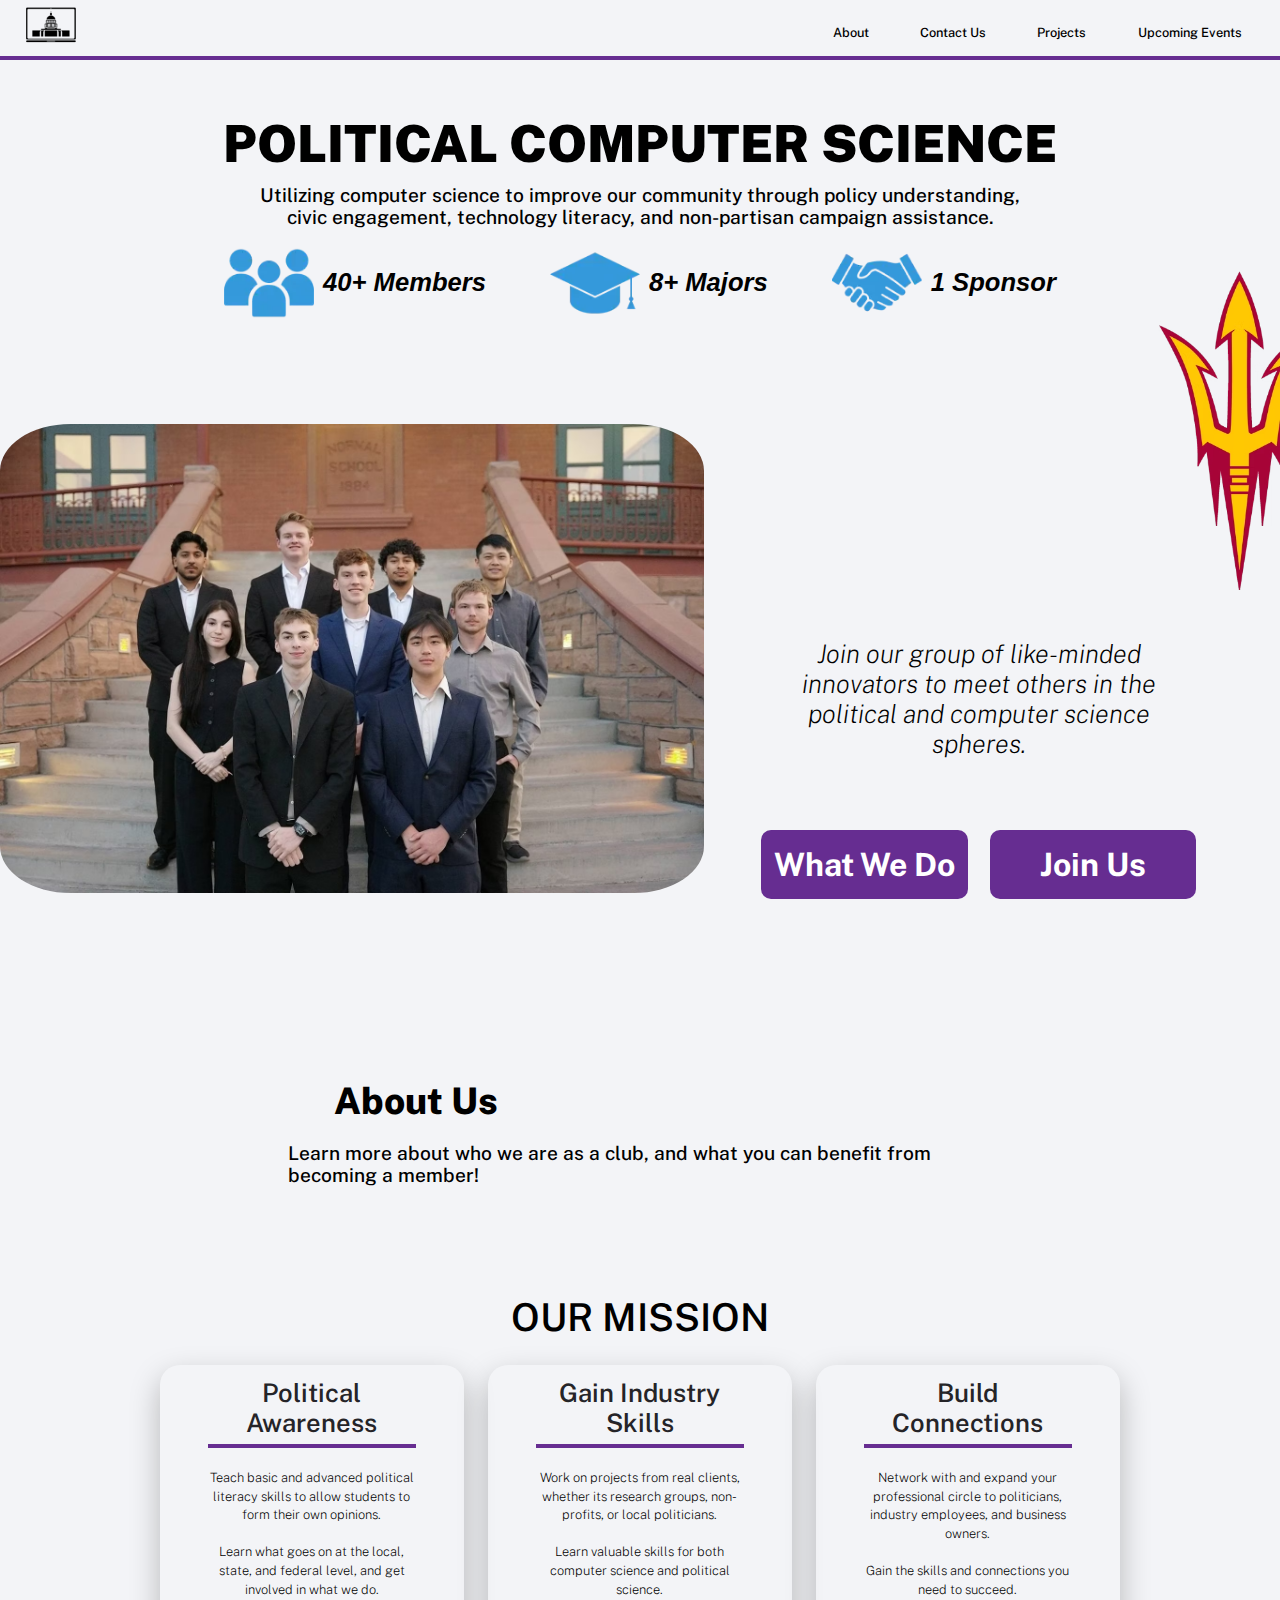
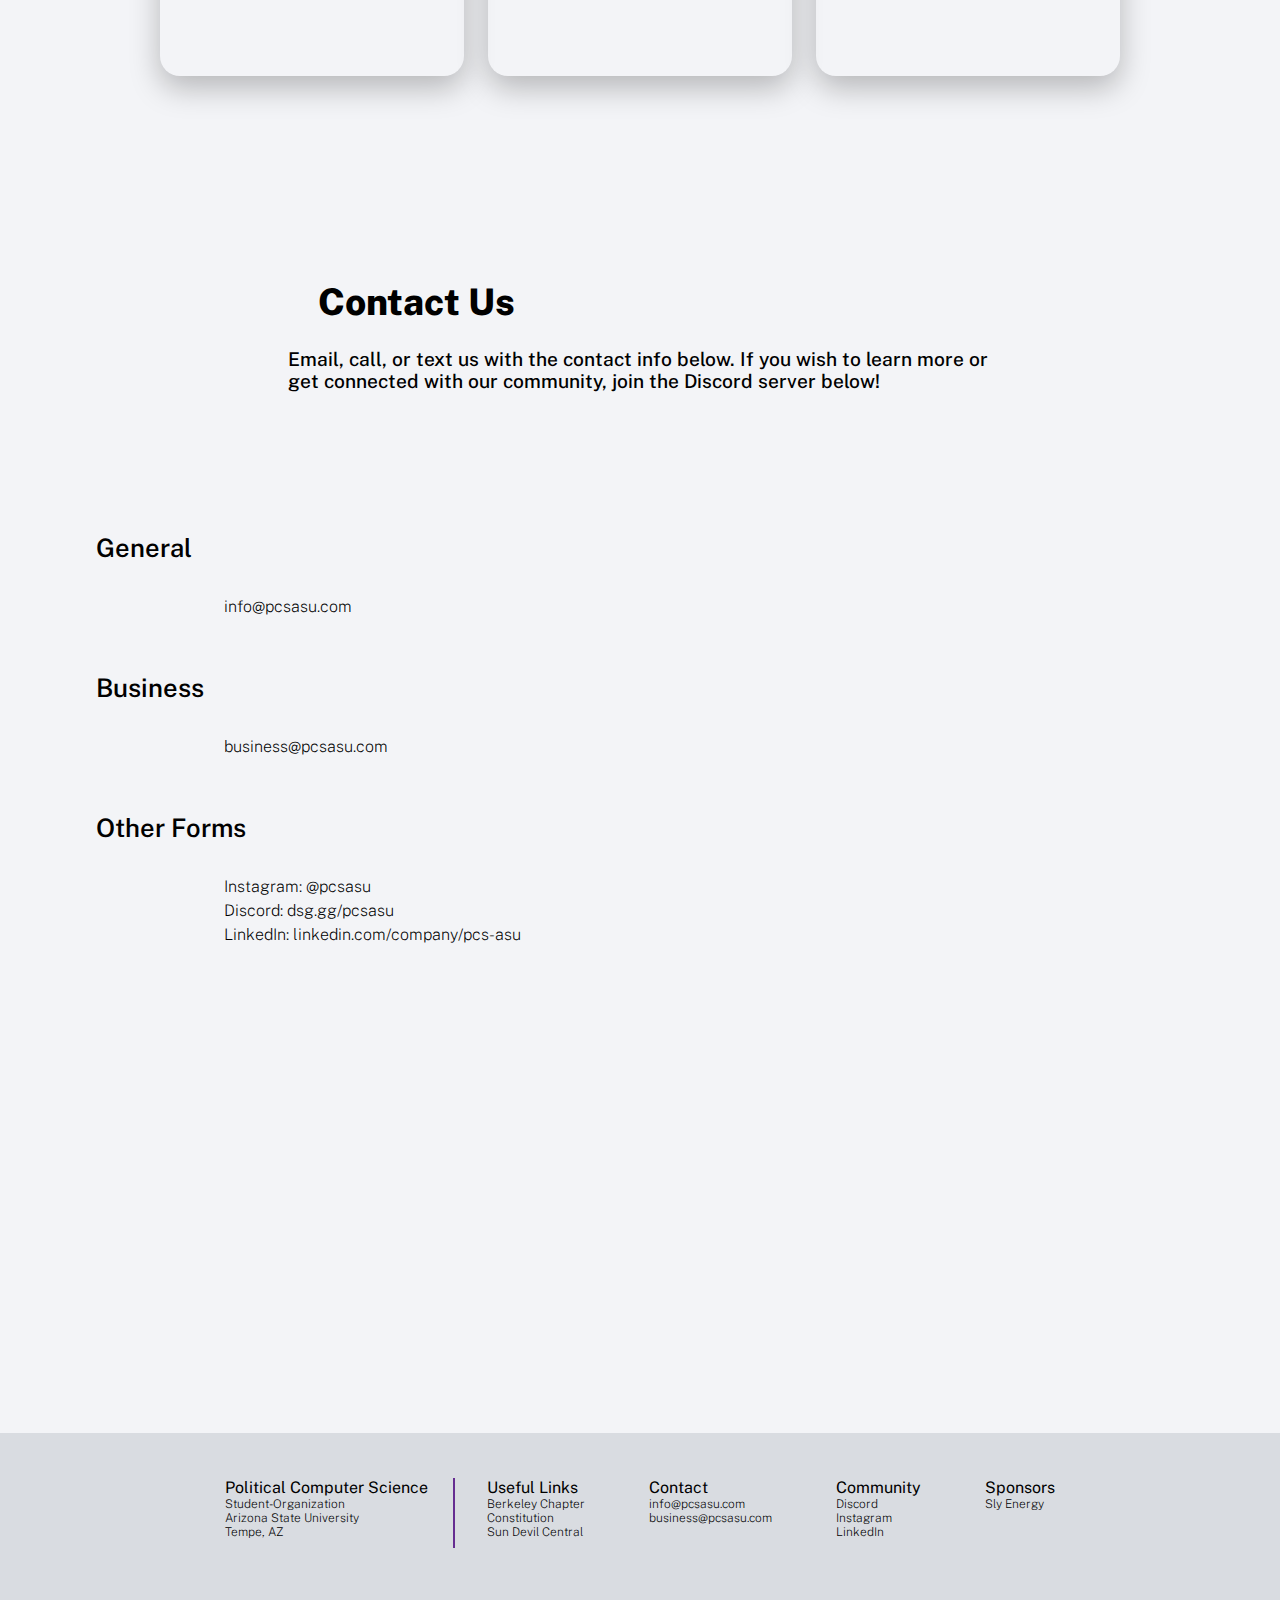
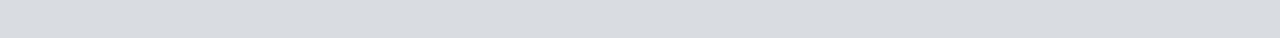
<file: index.html>
<!doctype html>
<html lang="en">
  <head>
    <meta charset="UTF-8" />
    <meta name="viewport" content="width=device-width, initial-scale=1.0" />
    <link rel="icon" type="image/png" href="/images/PCSIcon64x.webp" />
    <title>Political Computer Science</title>
    <link rel="stylesheet" href="/styling.css" />
    <link rel="preconnect" href="https://fonts.googleapis.com" />
    <link rel="preconnect" href="https://fonts.gstatic.com" crossorigin />
    <link
      href="https://fonts.googleapis.com/css2?family=Public+Sans:ital,wght@0,100..900;1,100..900&display=swap"
      rel="stylesheet"
    />
  </head>
  <body>
    <nav>
      <div class="nav_bar">
        <div class="logo_container">
          <a class="logo_icon" href="/#"
            ><img src="/images/PCSIcon150x.webp" alt="PCS Logo"
          /></a>
        </div>
        <div class="inner_nav_bar navigation">
          <ul>
            <li><a href="/#About-Us">About</a></li>
            <li><a href="/#Contact-Us">Contact Us</a></li>
            <li><a href="/html/projects.html">Projects</a></li>
            <li><a href="/#Upcoming-Events">Upcoming Events</a></li>
          </ul>
        </div>
      </div>
    </nav>
    <section class="nav_bar_filler"></section>
    <section class="landing page">
      <div class="landing_header centered">
        <header class="header centered">
          <h1>POLITICAL COMPUTER SCIENCE</h1>
        </header>
        <div class="subheader">
          <header>
            <h2>
              Utilizing computer science to improve our community through policy
              understanding, civic engagement, technology literacy, and
              non-partisan campaign assistance.
            </h2>
          </header>
        </div>
      </div>
      <div class="landing_achievements centered left_to_right">
        <div class="achievement left_to_right">
          <img
            class="achievement_icon"
            src="/images/MembersIcon.webp"
            alt="Icon of people"
          />
          <p class="achievement_text">40+ Members</p>
        </div>
        <div class="achievement left_to_right">
          <img
            class="achievement_icon"
            src="/images/GraduationCapIcon.webp"
            alt="Icon of a graduation cap"
          />
          <p class="achievement_text">8+ Majors</p>
        </div>
        <div class="achievement left_to_right">
          <img
            class="achievement_icon"
            src="/images/SponsorsIcon.webp"
            alt="icon of a handshake"
          />
          <p class="achievement_text">1 Sponsor</p>
        </div>
      </div>
      <div class="landing_main left_to_right">
        <picture class="landing_group_photo">
          <source
            type="image/avif"
            sizes="(max-width: 768px) 100vw, 90vw"
            srcset="
              ./images/hero_1500.avif 1500w,
              ./images/hero_1000.avif 1000w,
              ./images/hero_750.avif   750w
            "
          />
          <source
            type="image/webp"
            sizes="(max-width: 768px) 100vw, 90vw"
            srcset="
              ./images/hero_1500.webp 1500w,
              ./images/hero_1000.webp 1000w,
              ./images/hero_750.webp   750w
            "
          />
          <img
            class="landing_group_photo"
            src="./images/hero_1500.jpg"
            sizes="(max-width: 768px) 100vw, 90vw;"
            style="aspect-ratio: 1.5"
            fetchpriority="high"
            srcset="
              ./images/hero_1500.jpg 1500w,
              ./images/hero_1000.jpg 1000w,
              ./images/hero_750.jpg   750w
            "
            alt="Group photo of the club officers"
          />
          <link rel="preload" />
        </picture>
        <div class="group_photo_caption">
          <div class="caption_buttons">
            <a class="button" href="/index.html#About-Us">What We Do</a>
            <a
              class="button"
              target="_blank"
              href="https://sundevilcentral.eoss.asu.edu/PCS/club_signup"
              >Join Us</a
            >
          </div>

          <p class="caption_text">
            Join our group of like-minded innovators to meet others in the
            political and computer science spheres.
          </p>
        </div>
      </div>
    </section>
    <section class="about page" id="About-Us">
      <div class="about_header centered">
        <header class="header2 centered">
          <h3>About Us</h3>
        </header>
        <div class="subheader2 left_to_right">
          <header>
            <h4>
              Learn more about who we are as a club, and what you can benefit
              from becoming a member!
            </h4>
          </header>
        </div>
      </div>
      <picture>
        <source
          type="image/avif"
          sizes="(max-width: 768px) 20vw, 10vw;"
          srcset="
            ./images/ASULogo_100.avif 100w,
            ./images/ASULogo_200.avif 200w
          " />
        <img
          class="asu_logo"
          sizes="(max-width: 768px) 20vw, 10vw;"
          style="aspect-ratio: 0.4"
          fetchpriority="auto"
          srcset="./images/ASULogo_100.png 100w, ./images/ASULogo_200.png 200w"
          src="/images/ASULogo_200.png"
          alt="Arizona State University Logo"
      /></picture>

      <div class="about_mission centered">
        <h5>OUR MISSION</h5>
        <div class="mission_statements_container left_to_right">
          <div class="mission_statement shadow centered">
            <h6 class="mission_statement_header">Political Awareness</h6>
            <div class="mission_statement_body">
              <p class="mission_statement_text">
                Teach basic and advanced political literacy skills to allow
                students to form their own opinions. <br /><br />
                Learn what goes on at the local, state, and federal level, and
                get involved in what we do.
              </p>
            </div>
          </div>
          <div class="mission_statement shadow centered">
            <h6 class="mission_statement_header">Gain Industry Skills</h6>
            <div class="mission_statement_body">
              <p class="mission_statement_text">
                Work on projects from real clients, whether its research groups,
                non-profits, or local politicians. <br /><br />
                Learn valuable skills for both computer science and political
                science.
              </p>
            </div>
          </div>
          <div class="mission_statement shadow centered">
            <h6 class="mission_statement_header">Build Connections</h6>
            <div class="mission_statement_body">
              <p class="mission_statement_text">
                Network with and expand your professional circle to politicians,
                industry employees, and business owners. <br /><br />
                Gain the skills and connections you need to succeed.
              </p>
            </div>
          </div>
        </div>
      </div>
    </section>
    <section class="contact page" id="Contact-Us">
      <div class="contact_header centered">
        <header class="header2 centered">
          <h3>Contact Us</h3>
        </header>
        <div class="subheader2 left_to_right">
          <header>
            <h4>
              Email, call, or text us with the contact info below. If you wish
              to learn more or get connected with our community, join the
              Discord server below!
            </h4>
          </header>
        </div>
      </div>
      <div class="contact_main left_to_right">
        <div class="contact_info rows_on_left">
          <div class="contact_slot">
            <p class="contact_subheading">General</p>
            <p class="contact_body">
              <a href="mailto:info@pcsasu.com">info@pcsasu.com</a>
            </p>
          </div>
          <div class="contact_slot">
            <p class="contact_subheading">Business</p>
            <p class="contact_body">
              <a href="mailto:business@pcsasu.com">business@pcsasu.com</a>
            </p>
          </div>
          <div class="contact_slot">
            <p class="contact_subheading">Other Forms</p>
            <p class="contact_body">
              Instagram:
              <a href="https://www.instagram.com/pcsasu/">@pcsasu</a> <br />
              Discord: <a href="http://dsc.gg/pcsasu">dsg.gg/pcsasu</a> <br />
              LinkedIn:
              <a href="https://www.linkedin.com/company/pcs-asu/"
                >linkedin.com/company/pcs-asu</a
              >
            </p>
          </div>
        </div>
        <div class="contact_discord centered">
          <iframe
            class="discord_widget"
            src="https://discord.com/widget?id=1417707555341467750&theme=dark"
            allowtransparency="true"
            frameborder="0"
            sandbox="allow-popups allow-popups-to-escape-sandbox allow-same-origin allow-scripts"
          ></iframe>
        </div>
      </div>
    </section>
    <footer class="">
      <div class="footer_main_row">
        <p class="footer_main_text">Political Computer Science</p>
        <p class="footer_secondary_text">
          Student-Organization <br />
          Arizona State University <br />
          Tempe, AZ
        </p>
      </div>
      <div class="footer_secondary_rows">
        <div class="footer_row2">
          <p class="footer_main_text">Useful Links</p>
          <p class="footer_secondary_text">
            <a href="https://pcs.studentorg.berkeley.edu/">Berkeley Chapter</a>
            <br />
            <a
              href="https://docs.google.com/document/d/1gxvTXm1suYRJrveJ52W6Jhf77oz4tH-I/edit?usp=sharing&ouid=117419362059209928401&rtpof=true&sd=true"
              >Constitution</a
            >
            <br />
            <a href="https://sundevilcentral.eoss.asu.edu/PCS/club_signup"
              >Sun Devil Central</a
            >
          </p>
        </div>
        <div>
          <p class="footer_main_text">Contact</p>
          <p class="footer_secondary_text">
            info@pcsasu.com
            <br />
            business@pcsasu.com
          </p>
        </div>
        <div>
          <p class="footer_main_text">Community</p>
          <p class="footer_secondary_text">
            <a href="https://dsc.gg/pcsasu">Discord</a>
            <br />
            <a href="https://www.instagram.com/pcsasu/">Instagram</a>
            <br />
            <a href="https://www.linkedin.com/company/pcs-asu/">LinkedIn</a>
          </p>
        </div>
        <div>
          <p class="footer_main_text">Sponsors</p>
          <p class="footer_secondary_text">
            <a href="https://drinkonthesly.com/">Sly Energy</a>
          </p>
        </div>
      </div>
    </footer>
  </body>
</html>
</file>
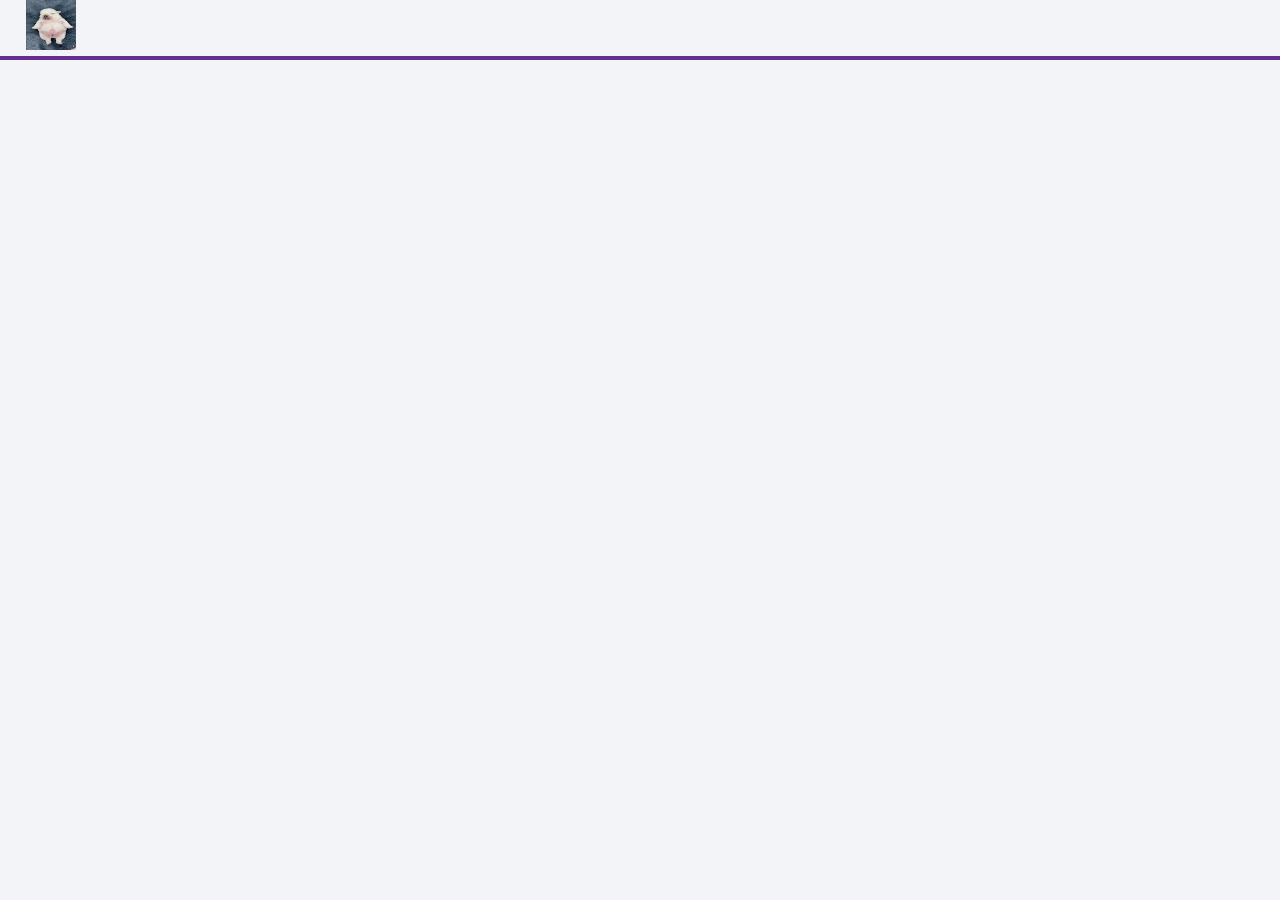
<file: pages/index.html>
<!DOCTYPE html>
<html lang="en">
  <head>
    <meta charset="UTF-8" />
    <meta name="viewport" content="width=device-width, initial-scale=1.0" />
    <title>Political Computer Science</title>
    <link rel="stylesheet" href="../styling.css" />
    <link rel="icon" href="../images/" />
    <!---fonts below-->
    <link rel="preconnect" href="https://fonts.googleapis.com" />
    <link rel="preconnect" href="https://fonts.gstatic.com" crossorigin />
    <link
      href="https://fonts.googleapis.com/css2?family=Mona+Sans:ital,wght@0,200..900;1,200..900&display=swap"
      rel="stylesheet"
    />
  </head>
  <body>
    <nav>
      <div class="nav_bar">
        <div class="logo_nest">
          <a class="logo_icon" href="./index.html"
            ><img
              class="logo_icon"
              src="../images/c8a6b40052b20e30b63dafd6a904b8da.jpg"
              alt="logo"
          /></a>
        </div>
      </div>
    </nav>
  </body>
</html>
</file>
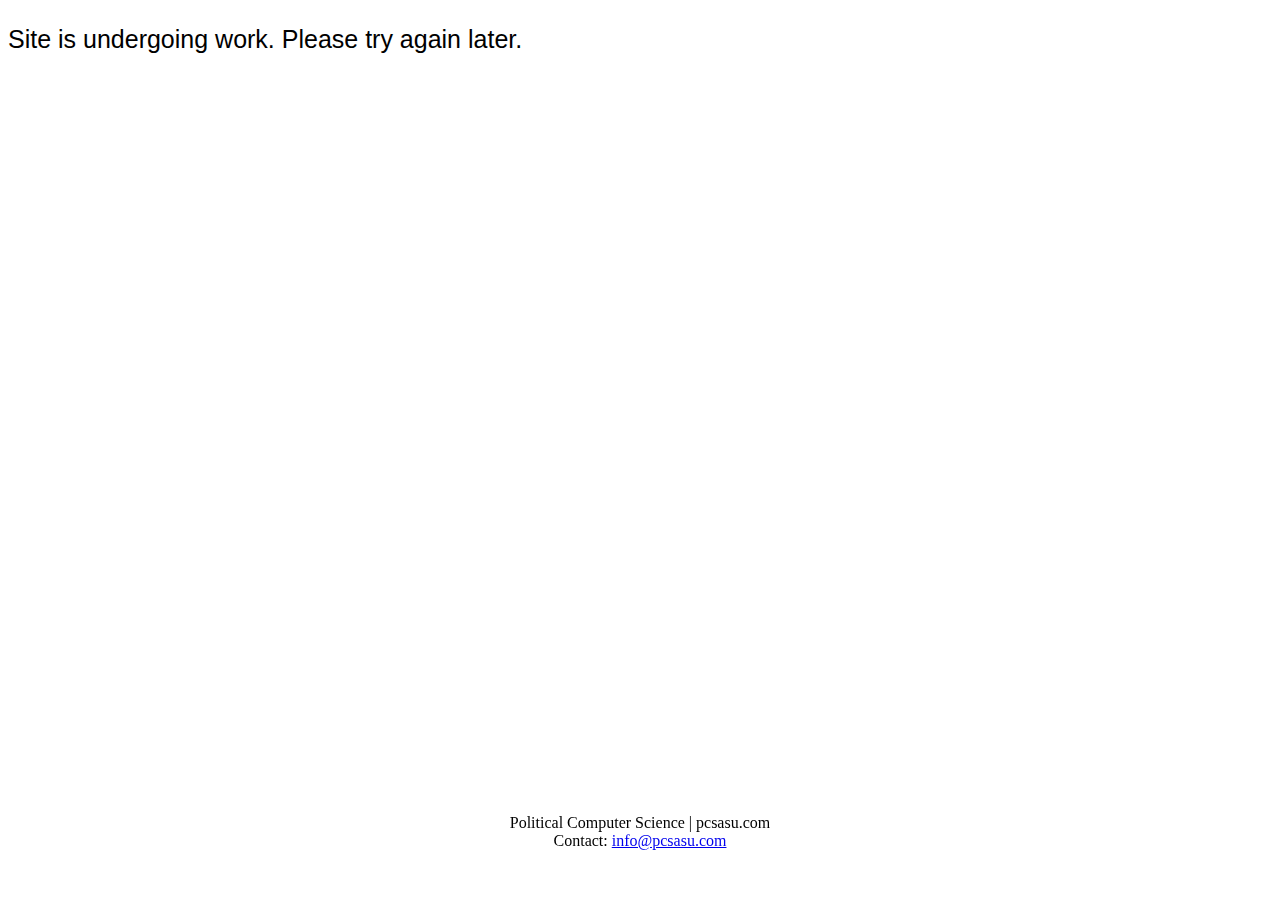
<file: html/comingsoon.html>
<!DOCTYPE html>
<html lang="en">
  <head>
    <meta charset="UTF-8" />
    <meta name="viewport" content="width=device-width, initial-scale=1.0" />
    <title>Coming soon...</title>
  </head>
  <body>
    <p style="font-family: Mona Sans, sans-serif; font-size: 25px">
      Site is undergoing work. Please try again later.
    </p>
    <footer
      style="
        position: fixed;
        bottom: 50px;
        right: 50%;
        text-align: center;
        transform: translateX(50%);
      "
    >
      Political Computer Science | pcsasu.com <br />
      Contact: <a href="mailto:info@pcsasu.com">info@pcsasu.com</a>
    </footer>
  </body>
</html>
</file>
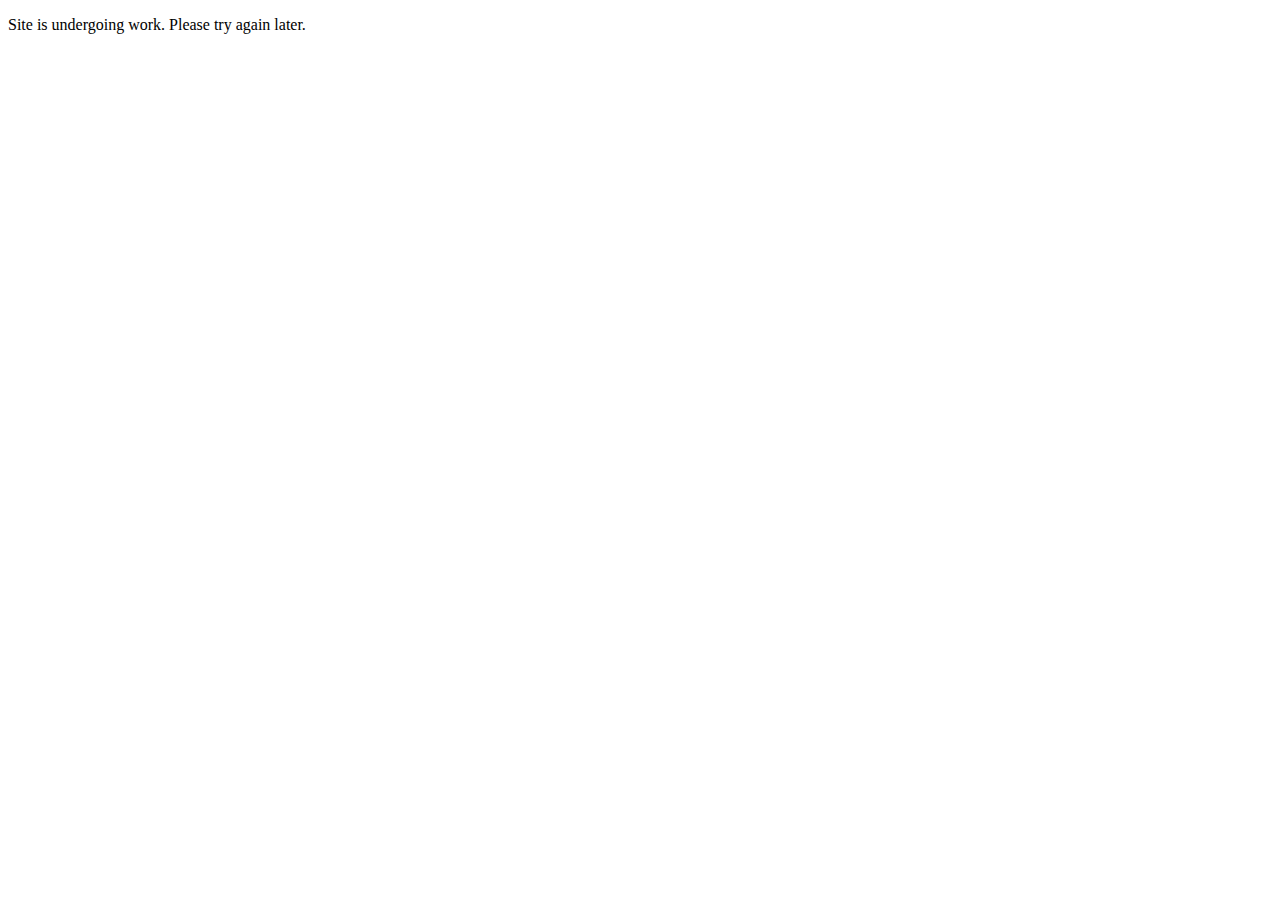
<file: pages/wip.html>
<!DOCTYPE html>
<html lang="en">
  <head>
    <meta charset="UTF-8" />
    <meta name="viewport" content="width=device-width, initial-scale=1.0" />
    <title>Coming soon...</title>
  </head>
  <body>
    <p>Site is undergoing work. Please try again later.</p>
  </body>
</html>
</file>
<file: styling.css>
:root {
  --primary-color: rgb(102, 45, 145);
  --bg-color: rgb(243, 244, 247);
  --darker-bg-color: rgb(217, 220, 225);
  --black: rgb(0, 0, 0);
  --less-black: rgb(37, 36, 40);
}

* {
  margin: 0;
  padding: 0;
  list-style: none;
  text-decoration: none;
}

button a {
  color: var(--bg-color);
}

a {
  color: var(--black);
}

body,
header,
footer {
  font-family: "Public Sans", sans-serif;
  font-optical-sizing: auto;
  font-style: normal;
  background-color: var(--bg-color);
}

body {
  font-weight: 200;
  font-size: 2vw;
}

header {
  font-weight: 500;
}

footer {
  background-color: var(--darker-bg-color);
  padding-top: 5vh;
  padding-bottom: 10vh;

  display: flex;
  justify-content: center;
  flex-direction: row;
  padding-left: 10%;
  padding-right: 10%;
  gap: 2.5vw;
}

.footer_main_row {
  padding-right: 2vw;
  text-wrap: nowrap;
  border-right: 2px solid var(--primary-color);
  padding-bottom: 1vh;
}
@media (max-width: 768px) {
  footer {
    flex-direction: column;
  }
  .footer_main_row {
    border-right: none;
    border-bottom: 2px solid var(--primary-color);
  }
}
.footer_secondary_rows {
  gap: 5vw;
  display: flex;
  flex-direction: row;
}

.footer_main_text {
  text-wrap: nowrap;
  font-weight: 400;
  font-size: clamp(1vw, 1vw + 0.5rem, 1rem);
}
.footer_secondary_text {
  text-wrap: nowrap;
  font-size: clamp(0.75vw, 0.75vw + 0.375rem, 0.75rem);
}

#About-Us {
  scroll-margin-top: 10vh;
}

#Contact-Us {
  scroll-margin-top: 10vh;
}
html {
  scroll-behavior: smooth;
}

.logo_container {
  display: flex;
  align-items: center;
}

.logo_icon img {
  width: 50px;
  aspect-ratio: 1;
}

nav {
  width: 100%;
  overflow-x: hidden;

  height: fit-content;
  background-color: var(--bg-color);
  position: fixed;
  top: 0px;
  z-index: 10000;
  border-bottom: 0.5vh solid var(--primary-color);

  text-align: center;
}

section {
  width: 100%;
  max-width: 100%;
  overflow-x: hidden;
}

.nav_bar {
  display: flex;
  justify-content: space-between;
  align-items: center;
  padding-left: 2%;
  padding-right: 2%;
}

.inner_nav_bar {
  display: flex;
  justify-content: flex-end;
  width: 100%;
}

.nav_bar_filler {
  height: 7.5vh;
}

.navigation ul {
  display: flex;
  gap: 2vw;
}

.navigation li a {
  color: black;
  font-weight: 500;
  font-size: clamp(0.8rem, 1vw, 1.2rem);
  padding-right: 1vw;
  padding-left: 1vw;
  text-wrap: nowrap;
  height: 100%;
}

.page {
  color: black;
  background-color: var(--bg-color);
  width: 100%;
  margin-top: 5vh;
  height: fit-content;
  padding-bottom: clamp(40px, 20px + 15vh, 15vh);
}

.centered {
  display: flex;
  flex-direction: column;
  align-items: center;
  justify-content: baseline;
  text-align: center;
}

.left_to_right {
  display: flex;
  flex-direction: row;
}

.rows_on_left {
  display: flex;
  flex-direction: column;
  align-items: baseline;
}

h1 {
  /*pcs title*/
  font-size: clamp(4vw, 2vw + 1rem, 2.5rem);
  font-weight: 900;
  white-space: nowrap;
}
h2 {
  /*pcs subheader*/
  font-size: clamp(0.8rem, 2vw, 1.2rem);
  font-weight: 500;
}
h3 {
  /*page header*/
  font-size: 2.3rem;
  font-weight: 800;

  padding-left: 5vw;
  white-space: nowrap;
}
h4 {
  /*page subheader*/
  font-size: clamp(1.1rem, 1rem + 10vw, 1.5vw);
  font-weight: 500;
}

h5 {
  /*our mission subsubheader*/
  font-size: clamp(2rem, 1rem + 10vw, 3vw);
  font-weight: 550;
  white-space: nowrap;
}

.header {
  width: 100%;
  height: fit-content;
}

.subheader {
  width: clamp(60vw, 10vw + 15rem, 20rem);
  height: fit-content;
}

.header2 {
  margin-left: -40%;
  width: 100%;
  font-weight: 100;
}

.subheader2 {
  width: clamp(55vw, 150vw + 30rem, 25rem);
  margin-left: 00%;
  text-align: left;
  margin-bottom: 5vh;
}

.landing {
  display: block;
}

.landing_header {
  width: 100%;
  gap: 10px;
}

.landing_achievements {
  gap: 5vw;
  margin-top: 10px;
  margin-bottom: 7.5%;

  width: 100%;
  height: 10vh;
  justify-content: center;
}

.achievement {
  display: flex;
  width: fit-content;
  height: 100%;
  align-items: center;
}

.achievement_text {
  display: flex;
  flex-direction: row;
  text-wrap: nowrap;
  justify-content: left;

  width: 100%;
  padding-left: 1vh;

  text-align: left;
  align-items: center;

  font-family: Arial, Helvetica, sans-serif;
  font-size: clamp(0.8rem, 1rem + 10vw, 2vw);
  font-weight: 550;
  font-style: italic;
}

.achievement_icon {
  aspect-ratio: 1;
  height: 100%;
  max-height: 10vw;
}

.landing_main {
  gap: 2%;
  padding-right: 4%;
}
@media (max-width: 768px) {
  .landing_main {
    display: flex;
    flex-direction: column;
    gap: 4vh;
  }
}

picture .landing_group_photo {
  max-width: 1500px;
  width: 55vw;
  aspect-ratio: 1.5;

  border-radius: 10%;
}
@media (max-width: 1200px) {
  picture .landing_group_photo {
    width: 100vw;
  }
}

img .landing_group_photo {
  width: inherit;
}

.group_photo_caption {
  display: flex;
  align-items: center;
  flex-direction: column-reverse;
  gap: 15%;
}

.caption_text {
  align-items: end;
  justify-items: center;
  justify-content: center;
  text-align: center;
  width: 85%;
  font-style: oblique;
}

.caption_buttons {
  display: flex;
  flex-direction: row;
  gap: 5%;
}

.button {
  width: 17vw;
  aspect-ratio: 3;
  font-size: 2rem;
  font-weight: 700;
  font-kerning: normal;
  color: white;
  background-color: var(--primary-color);
  border-radius: 10px;

  border-style: none;
  display: flex;
  justify-content: center;
  align-items: center;
}

@media (max-width: 768px) {
  .button {
    width: 40vw;
    font-size: 1rem;
  }
  .group_photo_caption {
    font-size: 5vw;
    gap: 2.5vh;
  }
}
/*<img
            class="asu_logo"
            src="/images/ASU-Logo-Cut-Off.png"
            alt="Arizona State University Logo"
          />*/
.asu_logo {
  width: 10vw;
  position: absolute;
  top: 30vh;
  right: 0px;
  opacity: 1;
}

.about_header {
  gap: 20px;
  margin-bottom: 5%;
}

.mission_statements_container {
  margin-top: 2%;
  width: 75%;
  gap: 2.5%;
  flex-wrap: wrap;
}
@media (max-width: 768px) {
  .asu_logo {
    top: 100%;
    width: 15vw;
  }
  .mission_statements_container {
    display: flex;

    gap: 15px;

    width: 90%;
  }
}

.mission_statement {
  width: 21.66%;
  aspect-ratio: 0.75;
  border-radius: 20px;

  margin-bottom: 2.5%;
  padding-top: 1%;
  padding-right: 5%;
  padding-left: 5%;
  padding-bottom: 2.5%;

  gap: 7.5%;
}
@media (max-width: 768px) {
  .mission_statement {
    aspect-ratio: unset;
    width: 100%;
    gap: 15px;
    height: fit-content;
    padding-bottom: 20px;
  }
}

.mission_statement_header {
  font-size: clamp(1.3rem, 1rem + 10vw, 2vw);
  font-weight: 550;
  border-bottom: 4px solid var(--primary-color);
  padding-top: 1.5%;
  padding-bottom: 3%;
  text-align: center;

  color: var(--less-black);
}

.mission_statement_body {
  font-size: clamp(0.75rem, 0.5rem + 1vw, 1vw);
  word-spacing: 0px;
  line-height: 145%;
}

.shadow {
  box-shadow: 0 12px 30px rgba(0, 0, 0, 0.25);
}

.contact_header {
  gap: 25px;
  margin-bottom: 7.5%;
}

.contact_main {
  height: clamp(50vh, 75vh, 100vh);
  width: 100%;

  margin-left: 7.5%;
  margin-right: 7.5%;

  align-items: flex-start;
}
@media (max-width: 768px) {
  .contact_main {
    display: flex;
    flex-direction: column;
    justify-content: left;
    gap: 5%;

    width: 85%;
  }
}

.contact_info {
  justify-content: center;
  width: 100%;
  gap: 6vh;
}

.contact_slot {
  width: 100%;
}

.contact_subheading {
  font-size: clamp(1.5rem, 1rem + 10vw, 2vw);

  font-weight: 550;
  margin-bottom: 5%;

  width: fit-content;
}

.contact_body {
  font-size: clamp(1rem, 0.5rem + 1vw, 1vw);
  font-weight: 200;
  text-wrap: nowrap;

  margin-left: 20%;
  width: 100%;

  line-height: 150%;
}

.contact {
  height: fit-content;
  padding-bottom: 25vh;
}

.contact_discord {
  height: 100%;
  min-height: 50vh;
  width: 100%;
}

.discord_widget {
  border-radius: 10px;
  height: 100%;
  max-height: 500px;

  aspect-ratio: 0.75;
}

.projects_header {
  gap: 20px;
}

.projects_main {
  width: 100%;
  height: 100%;
}

.projects_temp_text {
  font-size: 0.8rem;
  font-weight: 600;
  text-wrap: nowrap;
}
</file>
